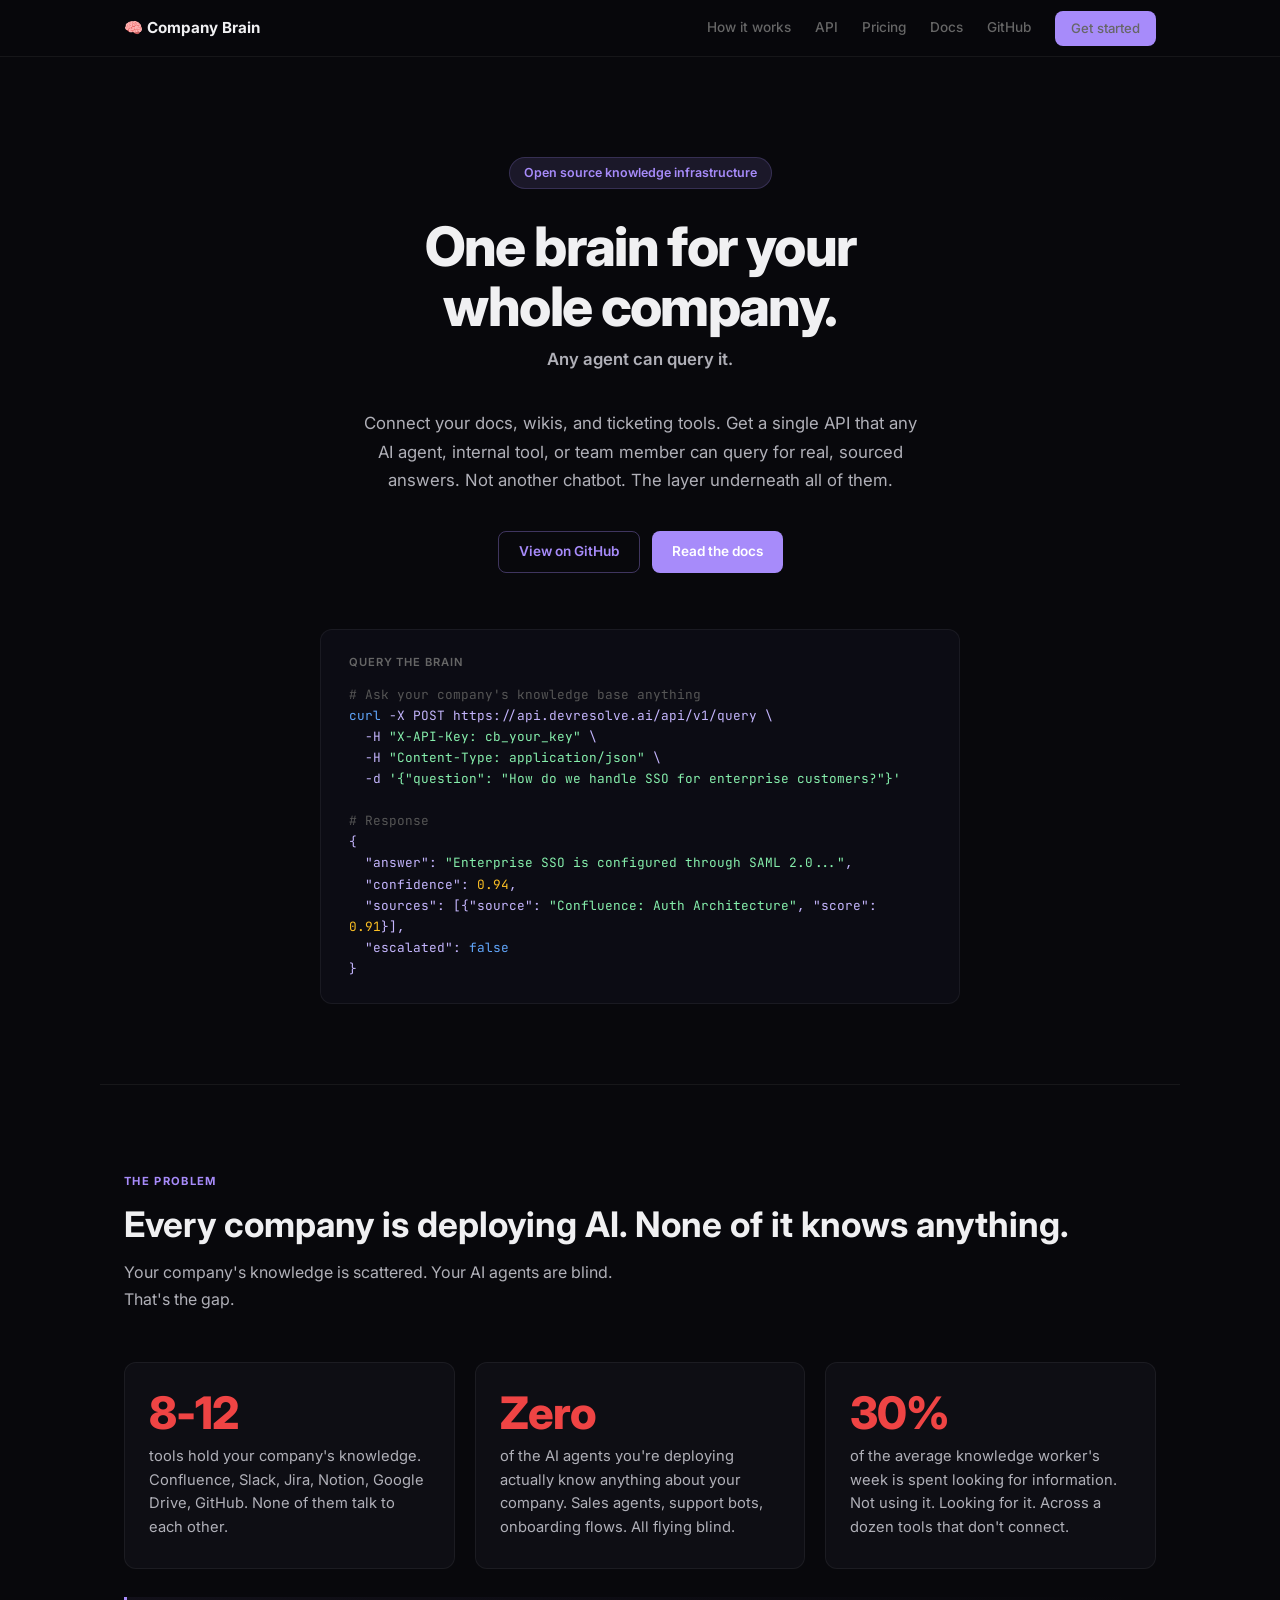
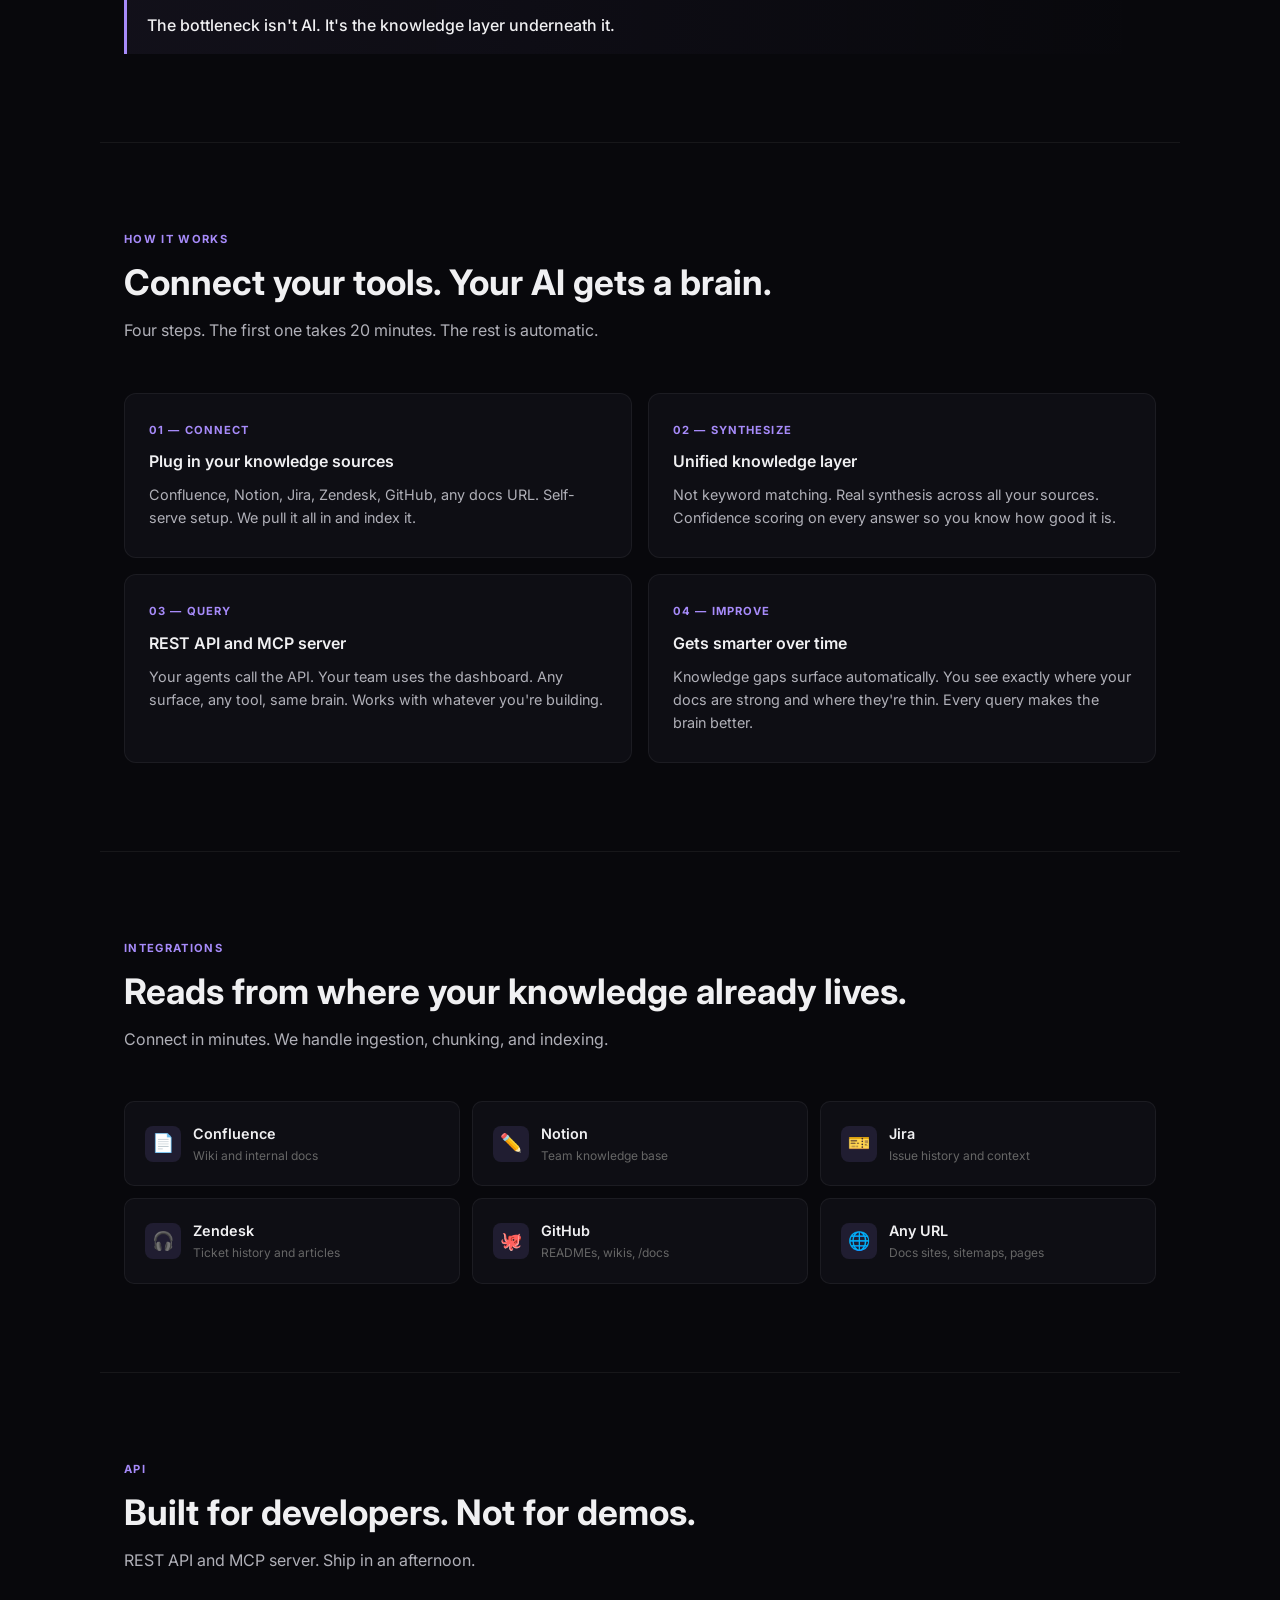
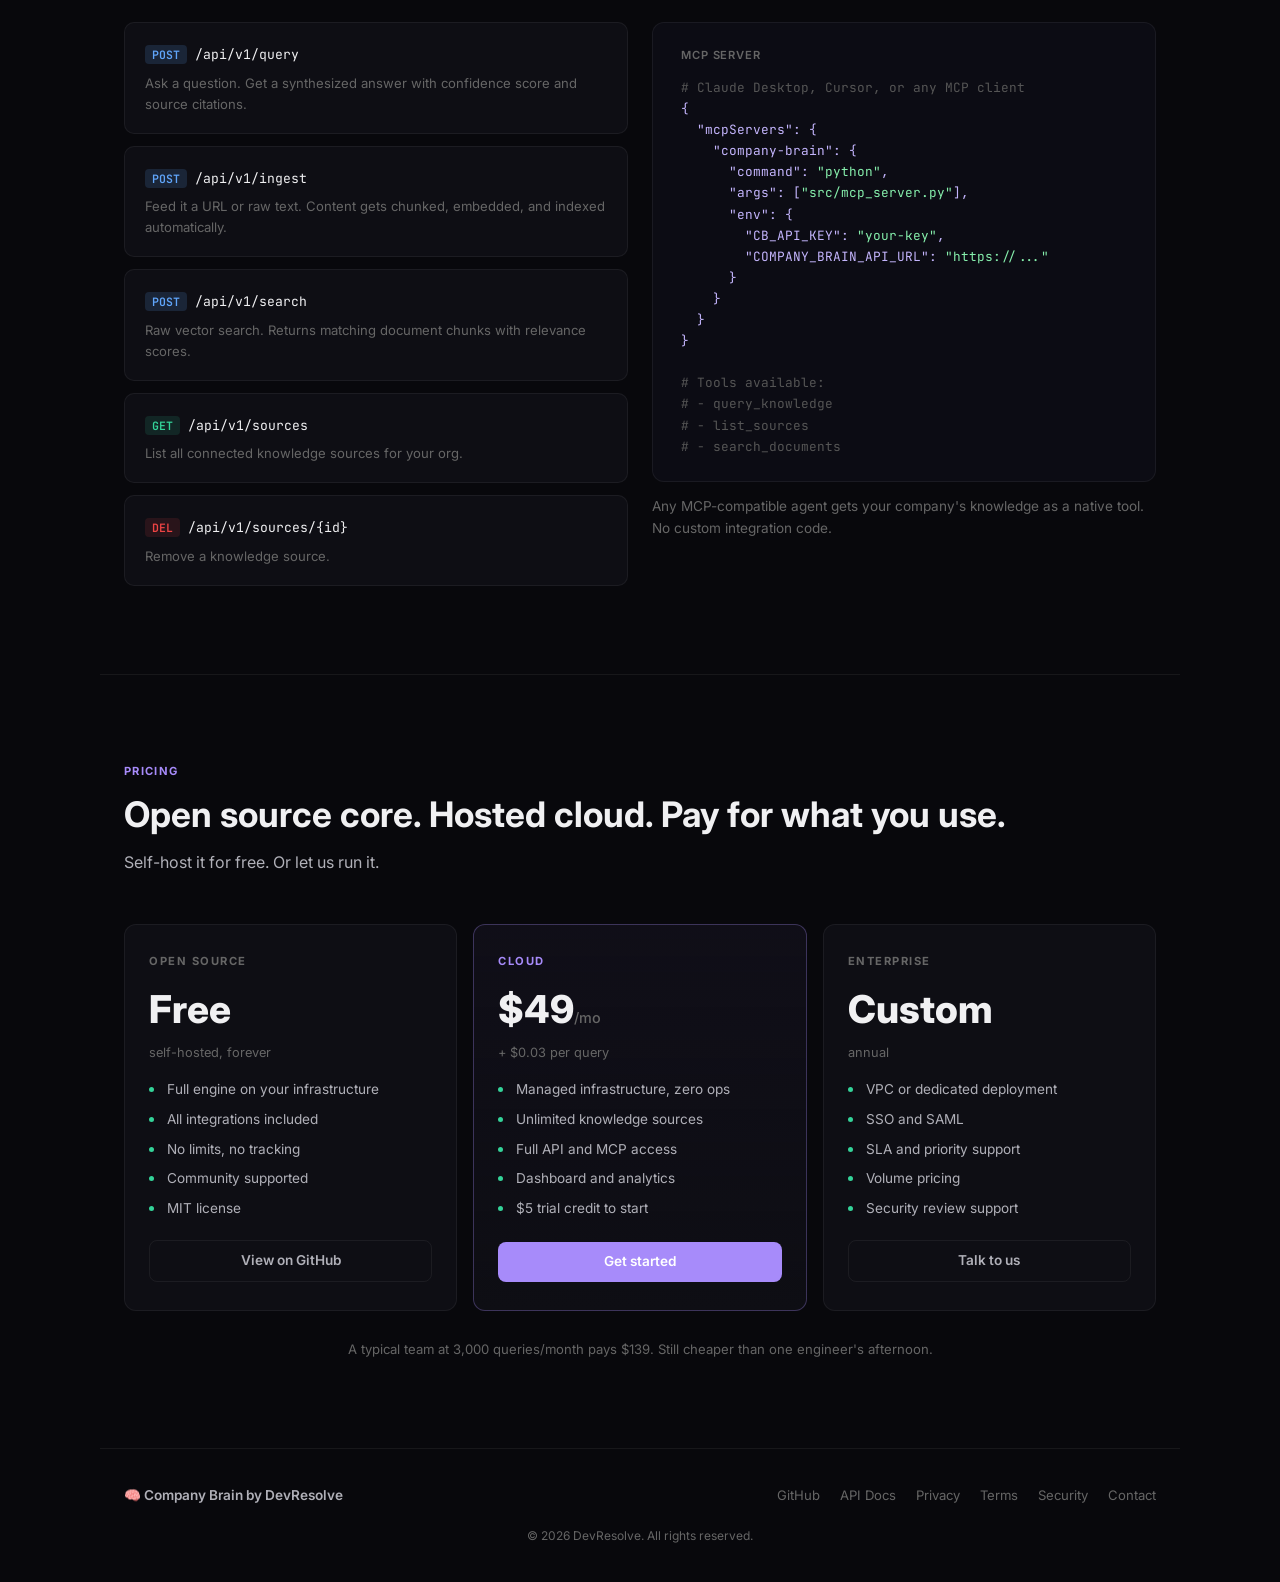
<file: devresolve-landing/index.html>
<!DOCTYPE html>
<html lang="en">
<head>
  <meta charset="utf-8">
  <meta name="viewport" content="width=device-width, initial-scale=1">
  <meta name="description" content="Company Brain is the knowledge layer for AI agents. Connect your docs, wikis, and tools. Query everything through one API.">
  <meta property="og:title" content="Company Brain — Knowledge infrastructure for AI-first companies">
  <meta property="og:description" content="One brain for your whole company. Any agent can query it.">
  <meta property="og:url" content="https://devresolve.ai">
  <meta name="twitter:card" content="summary_large_image">
  <title>Company Brain — Knowledge infrastructure for AI-first companies</title>
  <link rel="preconnect" href="https://fonts.googleapis.com">
  <link rel="preconnect" href="https://fonts.gstatic.com" crossorigin>
  <link href="https://fonts.googleapis.com/css2?family=Inter:wght@400;500;600;700;800&family=JetBrains+Mono:wght@400;500&display=swap" rel="stylesheet">
  <style>
    *, *::before, *::after { box-sizing: border-box; margin: 0; padding: 0; }

    :root {
      --bg: #08080c;
      --surface: #0e0e14;
      --surface2: #13131d;
      --border: rgba(255,255,255,0.06);
      --border-h: rgba(255,255,255,0.1);
      --purple: #a78bfa;
      --purple-dim: rgba(167,139,250,0.12);
      --green: #34d399;
      --green-dim: rgba(52,211,153,0.1);
      --blue: #60a5fa;
      --red: #ef4444;
      --text: #b0b0b8;
      --text-dim: #666;
      --white: #f0f0f2;
    }

    html { scroll-behavior: smooth; }

    body {
      font-family: 'Inter', -apple-system, sans-serif;
      background: var(--bg);
      color: var(--text);
      line-height: 1.6;
      -webkit-font-smoothing: antialiased;
    }

    a { color: var(--purple); text-decoration: none; }
    a:hover { text-decoration: underline; }

    .wrap { max-width: 1080px; margin: 0 auto; padding: 0 24px; }

    /* nav */
    nav {
      position: sticky; top: 0; z-index: 100;
      background: rgba(8,8,12,0.85);
      backdrop-filter: blur(16px);
      border-bottom: 1px solid var(--border);
    }

    .nav-inner {
      max-width: 1080px; margin: 0 auto; padding: 0 24px;
      display: flex; align-items: center; justify-content: space-between;
      height: 56px;
    }

    .nav-logo {
      display: flex; align-items: center; gap: 8px;
      font-weight: 700; font-size: 0.95rem; color: var(--white);
      text-decoration: none;
    }

    .nav-logo:hover { text-decoration: none; }

    .nav-links { display: flex; align-items: center; gap: 24px; }

    .nav-links a {
      color: var(--text-dim); font-size: 0.85rem; font-weight: 500;
      transition: color 0.15s;
    }

    .nav-links a:hover { color: var(--white); text-decoration: none; }

    .btn {
      display: inline-flex; align-items: center; justify-content: center;
      padding: 9px 20px; border-radius: 8px;
      font-family: inherit; font-size: 0.85rem; font-weight: 600;
      cursor: pointer; border: none; transition: all 0.15s;
      text-decoration: none;
    }

    .btn:hover { text-decoration: none; }
    .btn-primary { background: var(--purple); color: #fff; }
    .btn-primary:hover { opacity: 0.85; }
    .btn-outline { background: transparent; border: 1.5px solid rgba(167,139,250,0.35); color: var(--purple); }
    .btn-outline:hover { border-color: var(--purple); background: var(--purple-dim); }
    .btn-ghost { background: transparent; color: var(--text); border: 1.5px solid var(--border); }
    .btn-ghost:hover { border-color: var(--border-h); color: var(--white); }

    /* hero */
    .hero {
      text-align: center;
      padding: 100px 24px 80px;
      max-width: 800px;
      margin: 0 auto;
    }

    .hero-badge {
      display: inline-flex; align-items: center; gap: 8px;
      background: var(--purple-dim);
      border: 1px solid rgba(167,139,250,0.2);
      border-radius: 20px;
      padding: 5px 14px;
      font-size: 0.78rem; font-weight: 600; color: var(--purple);
      margin-bottom: 28px;
    }

    .hero h1 {
      font-size: clamp(2.2rem, 5.5vw, 3.4rem);
      font-weight: 800;
      color: var(--white);
      line-height: 1.1;
      letter-spacing: -0.03em;
      margin-bottom: 8px;
    }

    .hero h1 span { color: var(--purple); }

    .hero-sub-headline {
      font-size: clamp(1.2rem, 3vw, 1.8rem);
      font-weight: 600;
      color: var(--text);
      margin-bottom: 20px;
    }

    .hero p {
      font-size: 1.05rem;
      color: var(--text);
      max-width: 560px;
      margin: 0 auto 36px;
      line-height: 1.7;
    }

    .hero-cta { display: flex; gap: 12px; justify-content: center; flex-wrap: wrap; margin-bottom: 56px; }

    /* code block */
    .code-block {
      background: #0c0c14;
      border: 1px solid var(--border);
      border-radius: 12px;
      padding: 24px 28px;
      text-align: left;
      max-width: 640px;
      margin: 0 auto;
      overflow-x: auto;
    }

    .code-block-label {
      font-size: 0.7rem; font-weight: 600; letter-spacing: 0.08em;
      text-transform: uppercase; color: var(--text-dim);
      margin-bottom: 12px;
    }

    .code-block pre {
      font-family: 'JetBrains Mono', monospace;
      font-size: 0.8rem;
      line-height: 1.65;
      color: #c4b5fd;
      white-space: pre-wrap;
      word-break: break-word;
    }

    .code-block .cm { color: #555; }
    .code-block .str { color: #86efac; }
    .code-block .key { color: #c4b5fd; }
    .code-block .num { color: #fbbf24; }
    .code-block .kw { color: #60a5fa; }

    /* sections */
    section { padding: 88px 24px; max-width: 1080px; margin: 0 auto; }

    .section-label {
      font-size: 0.7rem; font-weight: 700; letter-spacing: 0.12em;
      text-transform: uppercase; color: var(--purple);
      margin-bottom: 12px;
    }

    section h2 {
      font-size: clamp(1.6rem, 3.5vw, 2.2rem);
      font-weight: 700; color: var(--white);
      line-height: 1.2; margin-bottom: 14px;
    }

    .section-sub {
      color: var(--text); font-size: 1rem;
      max-width: 520px; margin-bottom: 48px; line-height: 1.7;
    }

    .divider {
      border: none;
      border-top: 1px solid var(--border);
      max-width: 1080px;
      margin: 0 auto;
    }

    /* problem stats */
    .problem-grid {
      display: grid;
      grid-template-columns: repeat(3, 1fr);
      gap: 20px;
      margin-bottom: 28px;
    }

    .problem-card {
      background: var(--surface);
      border: 1px solid var(--border);
      border-radius: 12px;
      padding: 28px 24px;
    }

    .problem-num {
      font-size: 2.8rem;
      font-weight: 800;
      color: var(--red);
      letter-spacing: -1px;
      line-height: 1;
      margin-bottom: 10px;
    }

    .problem-card p { font-size: 0.92rem; line-height: 1.6; }

    .highlight-bar {
      background: linear-gradient(90deg, rgba(167,139,250,0.06), transparent);
      border-left: 3px solid var(--purple);
      padding: 16px 20px;
      border-radius: 0 8px 8px 0;
    }

    .highlight-bar p { color: var(--white); font-weight: 500; font-size: 1rem; }

    /* cards grid */
    .card-grid {
      display: grid;
      grid-template-columns: repeat(2, 1fr);
      gap: 16px;
    }

    .card {
      background: var(--surface);
      border: 1px solid var(--border);
      border-radius: 12px;
      padding: 28px 24px;
      transition: border-color 0.2s;
    }

    .card:hover { border-color: var(--border-h); }

    .card h3 {
      font-size: 1rem; font-weight: 600; color: var(--white);
      margin-bottom: 8px;
    }

    .card-num {
      font-size: 0.7rem; font-weight: 700; letter-spacing: 0.1em;
      text-transform: uppercase; color: var(--purple);
      margin-bottom: 10px;
    }

    .card p { font-size: 0.9rem; line-height: 1.6; }

    /* sources */
    .sources-grid {
      display: grid;
      grid-template-columns: repeat(3, 1fr);
      gap: 12px;
    }

    .source-card {
      background: var(--surface);
      border: 1px solid var(--border);
      border-radius: 10px;
      padding: 20px;
      display: flex; align-items: center; gap: 12px;
      transition: border-color 0.2s;
    }

    .source-card:hover { border-color: var(--border-h); }

    .source-icon {
      width: 36px; height: 36px; border-radius: 8px;
      display: flex; align-items: center; justify-content: center;
      font-size: 18px; flex-shrink: 0;
      background: var(--purple-dim);
    }

    .source-name { font-weight: 600; color: var(--white); font-size: 0.9rem; }
    .source-type { color: var(--text-dim); font-size: 0.75rem; margin-top: 1px; }

    /* api section */
    .api-grid {
      display: grid;
      grid-template-columns: 1fr 1fr;
      gap: 24px;
      align-items: start;
    }

    .api-endpoints { display: flex; flex-direction: column; gap: 12px; }

    .endpoint {
      background: var(--surface);
      border: 1px solid var(--border);
      border-radius: 10px;
      padding: 18px 20px;
    }

    .method {
      font-family: 'JetBrains Mono', monospace;
      font-size: 0.72rem; font-weight: 600;
      padding: 2px 7px; border-radius: 4px;
      margin-right: 8px;
    }

    .method-post { background: rgba(96,165,250,0.15); color: var(--blue); }
    .method-get { background: rgba(52,211,153,0.12); color: var(--green); }
    .method-del { background: rgba(239,68,68,0.12); color: var(--red); }

    .endpoint-path {
      font-family: 'JetBrains Mono', monospace;
      font-size: 0.82rem; color: var(--white);
    }

    .endpoint-desc { font-size: 0.82rem; color: var(--text-dim); margin-top: 6px; }

    /* pricing */
    .pricing-grid {
      display: grid;
      grid-template-columns: repeat(3, 1fr);
      gap: 16px;
    }

    .price-card {
      background: var(--surface);
      border: 1px solid var(--border);
      border-radius: 12px;
      padding: 28px 24px;
      display: flex; flex-direction: column;
    }

    .price-card.pop {
      border-color: rgba(167,139,250,0.3);
      background: linear-gradient(180deg, rgba(167,139,250,0.05), var(--surface));
    }

    .plan-label {
      font-size: 0.7rem; font-weight: 700; text-transform: uppercase;
      letter-spacing: 1.5px; color: var(--text-dim); margin-bottom: 8px;
    }

    .price-card.pop .plan-label { color: var(--purple); }

    .plan-price {
      font-size: 2.4rem; font-weight: 800; color: var(--white);
      margin-bottom: 2px;
    }

    .plan-period { font-size: 0.8rem; color: var(--text-dim); margin-bottom: 16px; }

    .plan-features {
      list-style: none; flex: 1;
      display: flex; flex-direction: column; gap: 8px;
      margin-bottom: 20px;
    }

    .plan-features li {
      font-size: 0.85rem; color: var(--text);
      padding-left: 18px; position: relative;
    }

    .plan-features li::before {
      content: ''; position: absolute; left: 0; top: 8px;
      width: 5px; height: 5px; border-radius: 50%;
      background: var(--green);
    }

    /* footer */
    .site-footer {
      border-top: 1px solid var(--border);
      padding: 36px 24px;
      max-width: 1080px; margin: 0 auto;
    }

    .footer-inner {
      display: flex; align-items: center; justify-content: space-between;
      flex-wrap: wrap; gap: 16px;
    }

    .footer-brand {
      font-weight: 600; color: var(--text); font-size: 0.85rem;
    }

    .footer-links { display: flex; gap: 20px; flex-wrap: wrap; }
    .footer-links a { color: var(--text-dim); font-size: 0.82rem; }
    .footer-links a:hover { color: var(--white); text-decoration: none; }

    .footer-copy {
      width: 100%; text-align: center;
      color: var(--text-dim); font-size: 0.75rem;
      padding-top: 20px;
    }

    /* mobile */
    @media (max-width: 768px) {
      .nav-links a:not(.btn) { display: none; }
      .hero { padding: 64px 20px 56px; }
      .hero-cta { flex-direction: column; align-items: center; }
      .hero-cta .btn { width: 100%; max-width: 300px; }
      .problem-grid { grid-template-columns: 1fr; }
      .card-grid { grid-template-columns: 1fr; }
      .sources-grid { grid-template-columns: repeat(2, 1fr); }
      .api-grid { grid-template-columns: 1fr; }
      .pricing-grid { grid-template-columns: 1fr; max-width: 380px; margin: 0 auto; }
      section { padding: 56px 20px; }
    }

    @media (max-width: 480px) {
      .sources-grid { grid-template-columns: 1fr; }
    }
  </style>
</head>
<body>

  <nav>
    <div class="nav-inner">
      <a class="nav-logo" href="/">🧠 Company Brain</a>
      <div class="nav-links">
        <a href="#how-it-works">How it works</a>
        <a href="#api">API</a>
        <a href="#pricing">Pricing</a>
        <a href="https://api.devresolve.ai/docs" target="_blank">Docs</a>
        <a href="https://github.com/Devresolveai/devresolve-core" target="_blank">GitHub</a>
        <a class="btn btn-primary" href="mailto:ethan@devresolve.ai" style="padding:7px 16px;font-size:0.82rem;">Get started</a>
      </div>
    </div>
  </nav>

  <!-- hero -->
  <div class="hero">
    <div class="hero-badge">Open source knowledge infrastructure</div>
    <h1>One brain for your<br>whole company.</h1>
    <p class="hero-sub-headline">Any agent can query it.</p>
    <p>
      Connect your docs, wikis, and ticketing tools. Get a single API that any AI agent,
      internal tool, or team member can query for real, sourced answers. Not another chatbot.
      The layer underneath all of them.
    </p>
    <div class="hero-cta">
      <a class="btn btn-outline" href="https://github.com/Devresolveai/devresolve-core" target="_blank">View on GitHub</a>
      <a class="btn btn-primary" href="https://api.devresolve.ai/docs" target="_blank">Read the docs</a>
    </div>

    <div class="code-block">
      <div class="code-block-label">Query the brain</div>
      <pre><span class="cm"># Ask your company's knowledge base anything</span>
<span class="kw">curl</span> -X POST https://api.devresolve.ai/api/v1/query \
  -H <span class="str">"X-API-Key: cb_your_key"</span> \
  -H <span class="str">"Content-Type: application/json"</span> \
  -d <span class="str">'{"question": "How do we handle SSO for enterprise customers?"}'</span>

<span class="cm"># Response</span>
{
  <span class="key">"answer"</span>: <span class="str">"Enterprise SSO is configured through SAML 2.0..."</span>,
  <span class="key">"confidence"</span>: <span class="num">0.94</span>,
  <span class="key">"sources"</span>: [{<span class="key">"source"</span>: <span class="str">"Confluence: Auth Architecture"</span>, <span class="key">"score"</span>: <span class="num">0.91</span>}],
  <span class="key">"escalated"</span>: <span class="kw">false</span>
}</pre>
    </div>
  </div>

  <hr class="divider">

  <!-- problem -->
  <section>
    <div class="section-label">The problem</div>
    <h2>Every company is deploying AI. None of it knows anything.</h2>
    <p class="section-sub">Your company's knowledge is scattered. Your AI agents are blind. That's the gap.</p>

    <div class="problem-grid">
      <div class="problem-card">
        <div class="problem-num">8-12</div>
        <p>tools hold your company's knowledge. Confluence, Slack, Jira, Notion, Google Drive, GitHub. None of them talk to each other.</p>
      </div>
      <div class="problem-card">
        <div class="problem-num">Zero</div>
        <p>of the AI agents you're deploying actually know anything about your company. Sales agents, support bots, onboarding flows. All flying blind.</p>
      </div>
      <div class="problem-card">
        <div class="problem-num">30%</div>
        <p>of the average knowledge worker's week is spent looking for information. Not using it. Looking for it. Across a dozen tools that don't connect.</p>
      </div>
    </div>

    <div class="highlight-bar">
      <p>The bottleneck isn't AI. It's the knowledge layer underneath it.</p>
    </div>
  </section>

  <hr class="divider">

  <!-- how it works -->
  <section id="how-it-works">
    <div class="section-label">How it works</div>
    <h2>Connect your tools. Your AI gets a brain.</h2>
    <p class="section-sub">Four steps. The first one takes 20 minutes. The rest is automatic.</p>

    <div class="card-grid">
      <div class="card">
        <div class="card-num">01 &mdash; Connect</div>
        <h3>Plug in your knowledge sources</h3>
        <p>Confluence, Notion, Jira, Zendesk, GitHub, any docs URL. Self-serve setup. We pull it all in and index it.</p>
      </div>
      <div class="card">
        <div class="card-num">02 &mdash; Synthesize</div>
        <h3>Unified knowledge layer</h3>
        <p>Not keyword matching. Real synthesis across all your sources. Confidence scoring on every answer so you know how good it is.</p>
      </div>
      <div class="card">
        <div class="card-num">03 &mdash; Query</div>
        <h3>REST API and MCP server</h3>
        <p>Your agents call the API. Your team uses the dashboard. Any surface, any tool, same brain. Works with whatever you're building.</p>
      </div>
      <div class="card">
        <div class="card-num">04 &mdash; Improve</div>
        <h3>Gets smarter over time</h3>
        <p>Knowledge gaps surface automatically. You see exactly where your docs are strong and where they're thin. Every query makes the brain better.</p>
      </div>
    </div>
  </section>

  <hr class="divider">

  <!-- sources -->
  <section id="sources">
    <div class="section-label">Integrations</div>
    <h2>Reads from where your knowledge already lives.</h2>
    <p class="section-sub">Connect in minutes. We handle ingestion, chunking, and indexing.</p>

    <div class="sources-grid">
      <div class="source-card">
        <div class="source-icon">📄</div>
        <div><div class="source-name">Confluence</div><div class="source-type">Wiki and internal docs</div></div>
      </div>
      <div class="source-card">
        <div class="source-icon">✏️</div>
        <div><div class="source-name">Notion</div><div class="source-type">Team knowledge base</div></div>
      </div>
      <div class="source-card">
        <div class="source-icon">🎫</div>
        <div><div class="source-name">Jira</div><div class="source-type">Issue history and context</div></div>
      </div>
      <div class="source-card">
        <div class="source-icon">🎧</div>
        <div><div class="source-name">Zendesk</div><div class="source-type">Ticket history and articles</div></div>
      </div>
      <div class="source-card">
        <div class="source-icon">🐙</div>
        <div><div class="source-name">GitHub</div><div class="source-type">READMEs, wikis, /docs</div></div>
      </div>
      <div class="source-card">
        <div class="source-icon">🌐</div>
        <div><div class="source-name">Any URL</div><div class="source-type">Docs sites, sitemaps, pages</div></div>
      </div>
    </div>
  </section>

  <hr class="divider">

  <!-- api -->
  <section id="api">
    <div class="section-label">API</div>
    <h2>Built for developers. Not for demos.</h2>
    <p class="section-sub">REST API and MCP server. Ship in an afternoon.</p>

    <div class="api-grid">
      <div class="api-endpoints">
        <div class="endpoint">
          <div><span class="method method-post">POST</span><span class="endpoint-path">/api/v1/query</span></div>
          <p class="endpoint-desc">Ask a question. Get a synthesized answer with confidence score and source citations.</p>
        </div>
        <div class="endpoint">
          <div><span class="method method-post">POST</span><span class="endpoint-path">/api/v1/ingest</span></div>
          <p class="endpoint-desc">Feed it a URL or raw text. Content gets chunked, embedded, and indexed automatically.</p>
        </div>
        <div class="endpoint">
          <div><span class="method method-post">POST</span><span class="endpoint-path">/api/v1/search</span></div>
          <p class="endpoint-desc">Raw vector search. Returns matching document chunks with relevance scores.</p>
        </div>
        <div class="endpoint">
          <div><span class="method method-get">GET</span><span class="endpoint-path">/api/v1/sources</span></div>
          <p class="endpoint-desc">List all connected knowledge sources for your org.</p>
        </div>
        <div class="endpoint">
          <div><span class="method method-del">DEL</span><span class="endpoint-path">/api/v1/sources/{id}</span></div>
          <p class="endpoint-desc">Remove a knowledge source.</p>
        </div>
      </div>

      <div>
        <div class="code-block" style="margin: 0;">
          <div class="code-block-label">MCP Server</div>
          <pre><span class="cm"># Claude Desktop, Cursor, or any MCP client</span>
{
  <span class="key">"mcpServers"</span>: {
    <span class="key">"company-brain"</span>: {
      <span class="key">"command"</span>: <span class="str">"python"</span>,
      <span class="key">"args"</span>: [<span class="str">"src/mcp_server.py"</span>],
      <span class="key">"env"</span>: {
        <span class="key">"CB_API_KEY"</span>: <span class="str">"your-key"</span>,
        <span class="key">"COMPANY_BRAIN_API_URL"</span>: <span class="str">"https://..."</span>
      }
    }
  }
}

<span class="cm"># Tools available:</span>
<span class="cm"># - query_knowledge</span>
<span class="cm"># - list_sources</span>
<span class="cm"># - search_documents</span></pre>
        </div>
        <p style="margin-top: 14px; font-size: 0.85rem; color: var(--text-dim);">
          Any MCP-compatible agent gets your company's knowledge as a native tool. No custom integration code.
        </p>
      </div>
    </div>
  </section>

  <hr class="divider">

  <!-- pricing -->
  <section id="pricing">
    <div class="section-label">Pricing</div>
    <h2>Open source core. Hosted cloud. Pay for what you use.</h2>
    <p class="section-sub">Self-host it for free. Or let us run it.</p>

    <div class="pricing-grid">
      <div class="price-card">
        <div class="plan-label">Open Source</div>
        <div class="plan-price">Free</div>
        <div class="plan-period">self-hosted, forever</div>
        <ul class="plan-features">
          <li>Full engine on your infrastructure</li>
          <li>All integrations included</li>
          <li>No limits, no tracking</li>
          <li>Community supported</li>
          <li>MIT license</li>
        </ul>
        <a class="btn btn-ghost" href="https://github.com/Devresolveai/devresolve-core" target="_blank" style="width:100%;justify-content:center;">View on GitHub</a>
      </div>

      <div class="price-card pop">
        <div class="plan-label">Cloud</div>
        <div class="plan-price">$49<span style="font-size:0.9rem;font-weight:500;color:var(--text-dim);">/mo</span></div>
        <div class="plan-period">+ $0.03 per query</div>
        <ul class="plan-features">
          <li>Managed infrastructure, zero ops</li>
          <li>Unlimited knowledge sources</li>
          <li>Full API and MCP access</li>
          <li>Dashboard and analytics</li>
          <li>$5 trial credit to start</li>
        </ul>
        <a class="btn btn-primary" href="mailto:ethan@devresolve.ai" style="width:100%;justify-content:center;">Get started</a>
      </div>

      <div class="price-card">
        <div class="plan-label">Enterprise</div>
        <div class="plan-price">Custom</div>
        <div class="plan-period">annual</div>
        <ul class="plan-features">
          <li>VPC or dedicated deployment</li>
          <li>SSO and SAML</li>
          <li>SLA and priority support</li>
          <li>Volume pricing</li>
          <li>Security review support</li>
        </ul>
        <a class="btn btn-ghost" href="mailto:ethan@devresolve.ai" style="width:100%;justify-content:center;">Talk to us</a>
      </div>
    </div>

    <p style="text-align:center;color:var(--text-dim);font-size:0.82rem;margin-top:28px;">
      A typical team at 3,000 queries/month pays $139. Still cheaper than one engineer's afternoon.
    </p>
  </section>

  <!-- footer -->
  <footer class="site-footer">
    <div class="footer-inner">
      <div class="footer-brand">🧠 Company Brain by DevResolve</div>
      <div class="footer-links">
        <a href="https://github.com/Devresolveai/devresolve-core" target="_blank">GitHub</a>
        <a href="https://api.devresolve.ai/docs" target="_blank">API Docs</a>
        <a href="/privacy">Privacy</a>
        <a href="/terms">Terms</a>
        <a href="/security">Security</a>
        <a href="mailto:ethan@devresolve.ai">Contact</a>
      </div>
    </div>
    <p class="footer-copy">&copy; 2026 DevResolve. All rights reserved.</p>
  </footer>

</body>
</html>
</file>
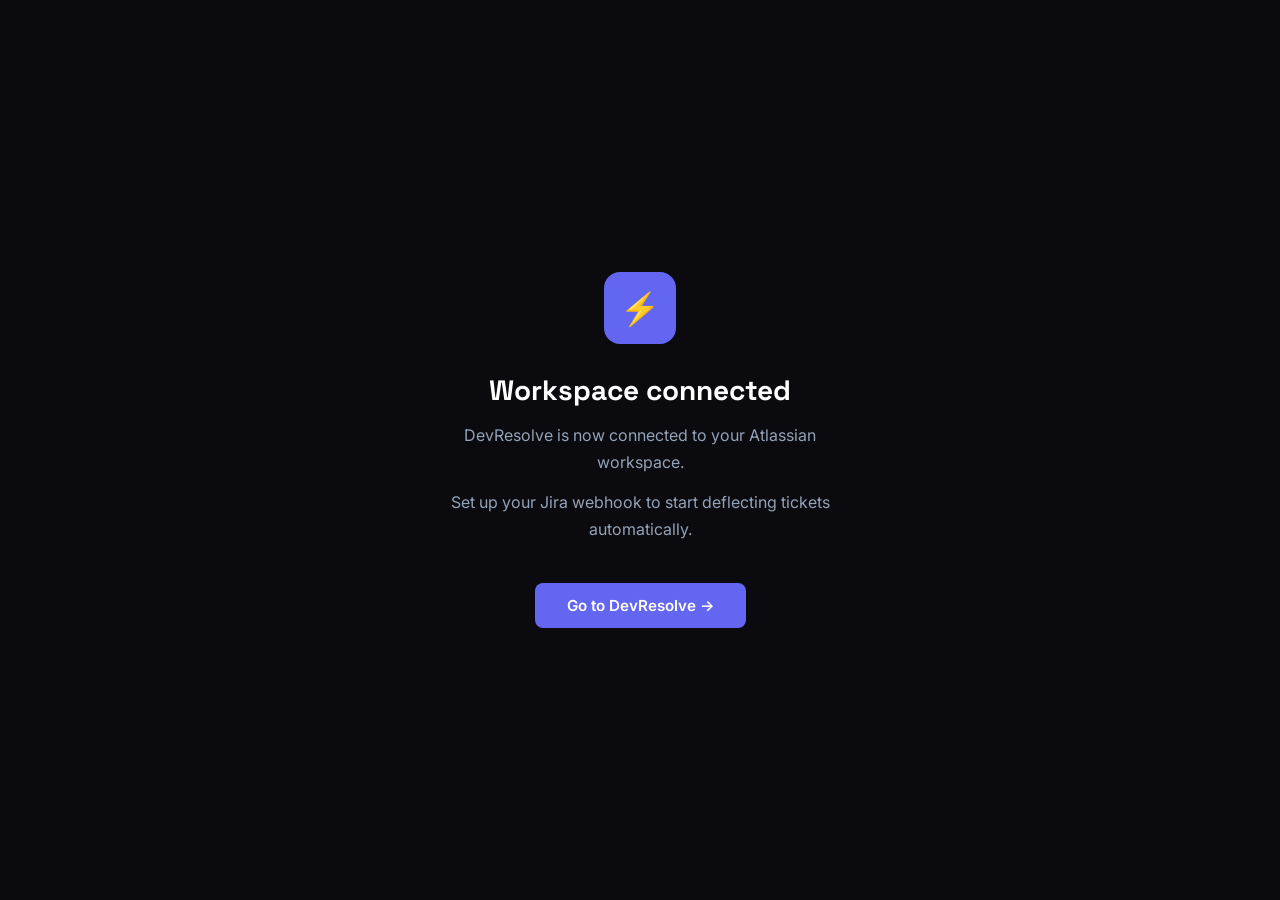
<file: devresolve-landing/atlassian-callback.html>
<!DOCTYPE html>
<html lang="en">
  <head>
    <meta charset="utf-8">
    <meta name="viewport" content="width=device-width, initial-scale=1">
    <title>Connecting to DevResolve...</title>
    <link href="https://fonts.googleapis.com/css2?family=Inter:wght@400;600;700&family=Space+Grotesk:wght@600;700&display=swap" rel="stylesheet">
    <style>
      *, *::before, *::after { box-sizing: border-box; margin: 0; padding: 0; }
      body { font-family: 'Inter', sans-serif; background: #0a0a0f; color: #e2e8f0; display: flex; align-items: center; justify-content: center; min-height: 100vh; }
      .card { text-align: center; max-width: 480px; padding: 0 24px; }
      .icon { width: 72px; height: 72px; background: #6366f1; border-radius: 16px; display: flex; align-items: center; justify-content: center; margin: 0 auto 28px; font-size: 32px; }
      h1 { font-family: 'Space Grotesk', sans-serif; font-size: 1.75rem; font-weight: 700; color: #fff; margin-bottom: 14px; }
      p { color: #94a3b8; line-height: 1.7; margin-bottom: 12px; }
      .spinner { width: 28px; height: 28px; border: 3px solid rgba(99,102,241,0.3); border-top-color: #6366f1; border-radius: 50%; animation: spin 0.8s linear infinite; margin: 24px auto 0; }
      @keyframes spin { to { transform: rotate(360deg); } }
      .btn { display: inline-block; margin-top: 28px; background: #6366f1; color: #fff; padding: 13px 32px; border-radius: 8px; text-decoration: none; font-weight: 600; font-size: 0.95rem; }
      .btn:hover { background: #4f46e5; }
      .error { display: none; }
    </style>
  </head>
  <body>
    <div class="card">
      <div class="icon">&#9889;</div>

      <div id="loading">
        <h1>Connecting your workspace&hellip;</h1>
        <p>DevResolve is completing the connection to your Atlassian workspace.</p>
        <p>You'll be redirected to the API server to finish setup.</p>
        <div class="spinner"></div>
      </div>

      <div id="success" style="display:none">
        <h1>Workspace connected</h1>
        <p>DevResolve is now connected to your Atlassian workspace.</p>
        <p>Set up your Jira webhook to start deflecting tickets automatically.</p>
        <a href="https://devresolve.ai" class="btn">Go to DevResolve &rarr;</a>
      </div>

      <div id="error" style="display:none">
        <h1 style="color:#f87171">Connection failed</h1>
        <p>Something went wrong during authorisation. Please try again or contact <a href="mailto:devresolve.ai@outlook.com" style="color:#6366f1">devresolve.ai@outlook.com</a>.</p>
        <a href="https://devresolve.ai" class="btn">Back to DevResolve</a>
      </div>
    </div>

    <script>
      // Read OAuth params from URL and forward to the API server for token exchange
      const params = new URLSearchParams(window.location.search);
      const code = params.get('code');
      const error = params.get('error');
      const state = params.get('state');

      if (error) {
        document.getElementById('loading').style.display = 'none';
        document.getElementById('error').style.display = 'block';
      } else if (code) {
        // Forward to API server — it handles the actual token exchange
        const apiCallback = 'https://api.devresolve.ai/atlassian/callback?' + params.toString();
        setTimeout(() => {
          window.location.href = apiCallback;
        }, 800); // brief delay so user sees the loading state
      } else {
        document.getElementById('loading').style.display = 'none';
        document.getElementById('success').style.display = 'block';
      }
    </script>
  </body>
</html>
</file>
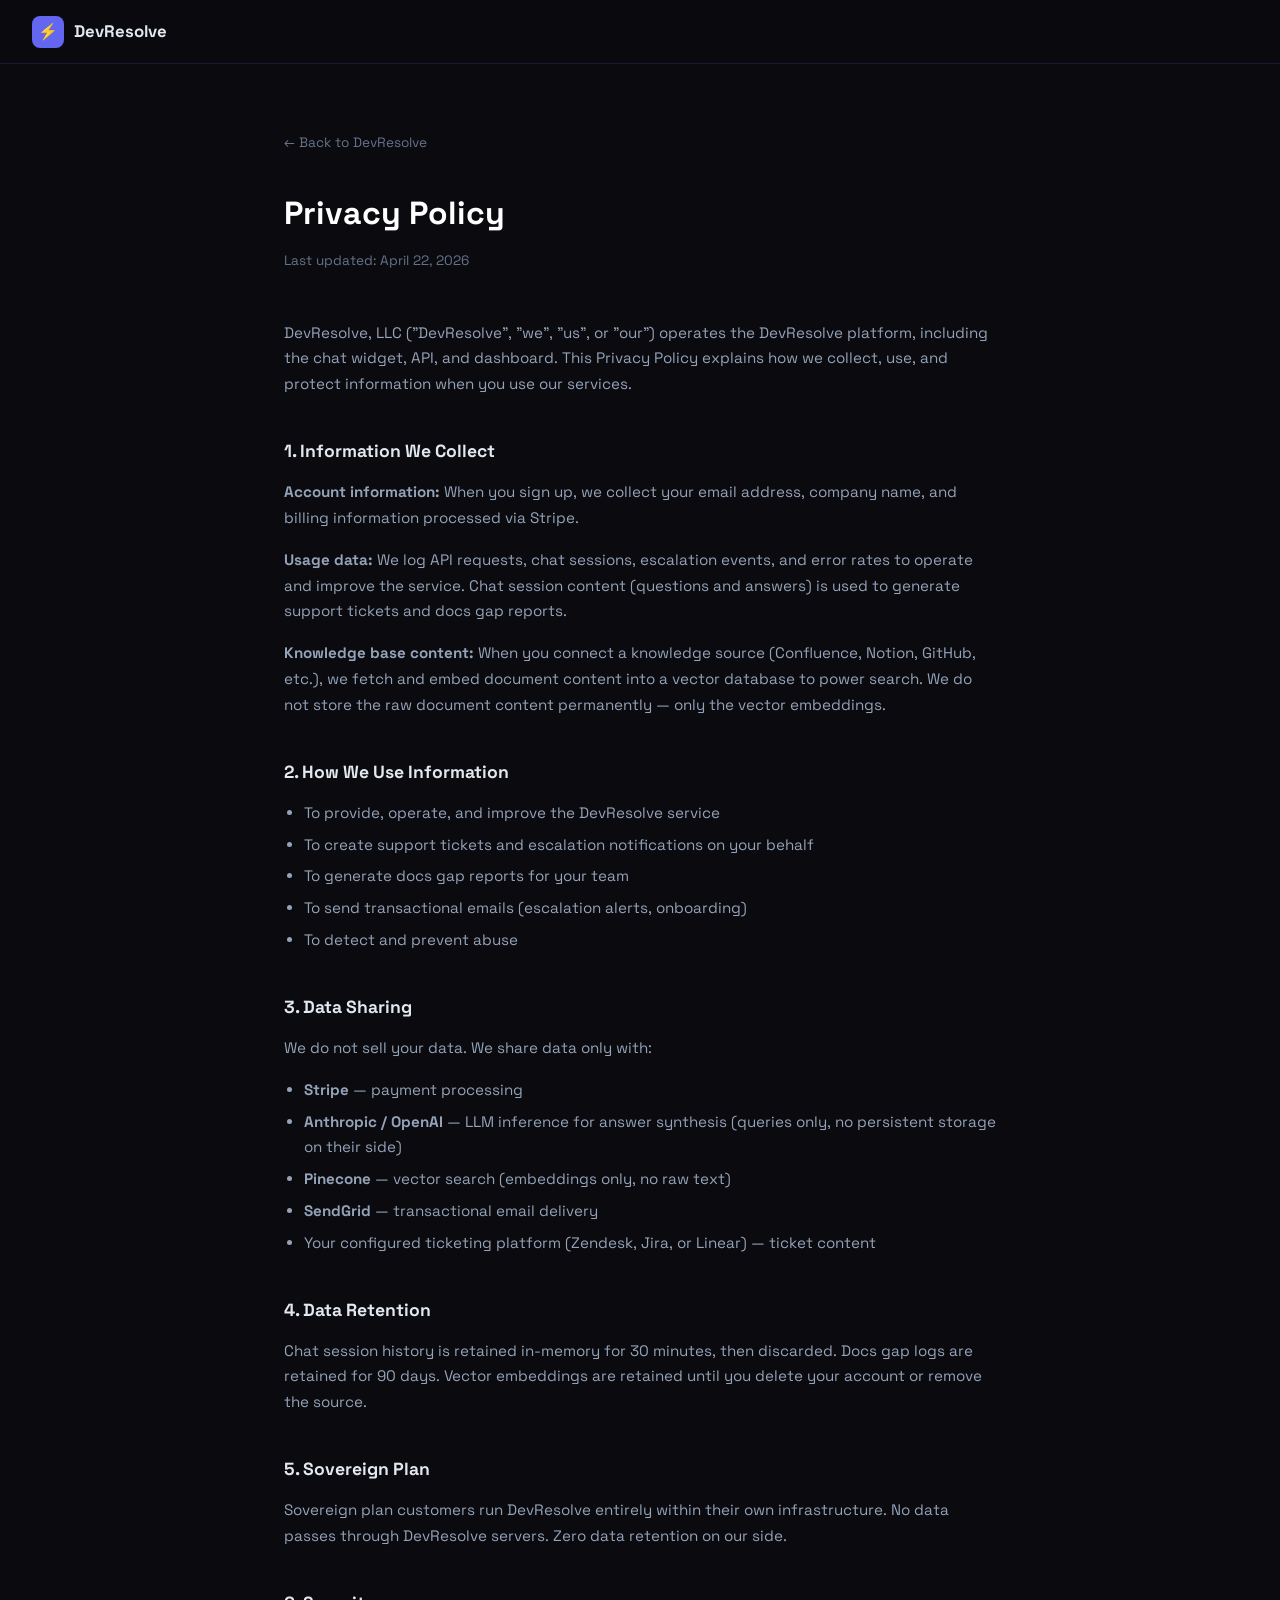
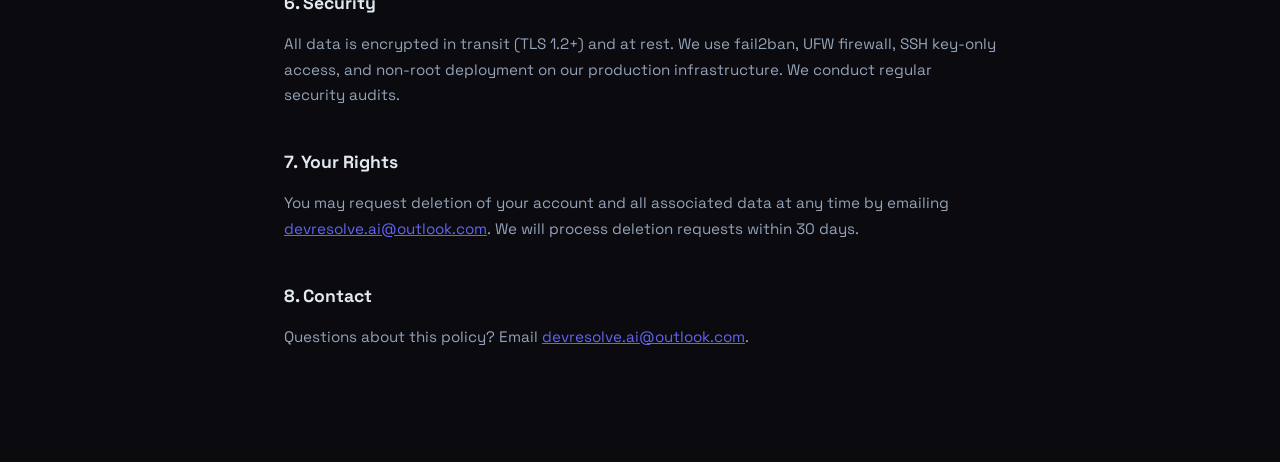
<file: devresolve-landing/privacy.html>
<!DOCTYPE html>
<html lang="en">
<head>
  <meta charset="UTF-8"/>
  <meta name="viewport" content="width=device-width, initial-scale=1.0"/>
  <title>Privacy Policy — DevResolve</title>
  <link href="https://fonts.googleapis.com/css2?family=Space+Grotesk:wght@400;500;600;700&display=swap" rel="stylesheet"/>
  <style>
    *,*::before,*::after{box-sizing:border-box;margin:0;padding:0}
    body{font-family:'Space Grotesk',sans-serif;background:#0a0a0f;color:#e2e8f0;line-height:1.7;-webkit-font-smoothing:antialiased}
    nav{position:sticky;top:0;z-index:100;display:flex;align-items:center;padding:0 32px;height:64px;background:rgba(10,10,15,0.92);border-bottom:1px solid rgba(99,102,241,0.18);backdrop-filter:blur(12px)}
    .nav-logo{display:flex;align-items:center;gap:10px;font-weight:700;font-size:1.05rem;color:#e2e8f0;text-decoration:none}
    .logo-mark{width:32px;height:32px;background:#6366f1;border-radius:8px;display:flex;align-items:center;justify-content:center;font-size:16px}
    .wrap{max-width:760px;margin:0 auto;padding:64px 24px 96px}
    h1{font-size:2rem;font-weight:700;color:#fff;margin-bottom:8px}
    .updated{color:#64748b;font-size:0.85rem;margin-bottom:48px}
    h2{font-size:1.1rem;font-weight:700;color:#e2e8f0;margin:40px 0 12px}
    p{color:#94a3b8;margin-bottom:16px;font-size:0.95rem}
    ul{color:#94a3b8;padding-left:20px;margin-bottom:16px;font-size:0.95rem}
    ul li{margin-bottom:6px}
    a{color:#6366f1}
    .back{display:inline-block;margin-bottom:32px;color:#64748b;font-size:0.85rem;text-decoration:none}
    .back:hover{color:#e2e8f0}
  </style>
</head>
<body>
  <nav>
    <a class="nav-logo" href="/">
      <span class="logo-mark">⚡</span>
      DevResolve
    </a>
  </nav>
  <div class="wrap">
    <a href="/" class="back">← Back to DevResolve</a>
    <h1>Privacy Policy</h1>
    <p class="updated">Last updated: April 22, 2026</p>

    <p>DevResolve, LLC ("DevResolve", "we", "us", or "our") operates the DevResolve platform, including the chat widget, API, and dashboard. This Privacy Policy explains how we collect, use, and protect information when you use our services.</p>

    <h2>1. Information We Collect</h2>
    <p><strong>Account information:</strong> When you sign up, we collect your email address, company name, and billing information processed via Stripe.</p>
    <p><strong>Usage data:</strong> We log API requests, chat sessions, escalation events, and error rates to operate and improve the service. Chat session content (questions and answers) is used to generate support tickets and docs gap reports.</p>
    <p><strong>Knowledge base content:</strong> When you connect a knowledge source (Confluence, Notion, GitHub, etc.), we fetch and embed document content into a vector database to power search. We do not store the raw document content permanently — only the vector embeddings.</p>

    <h2>2. How We Use Information</h2>
    <ul>
      <li>To provide, operate, and improve the DevResolve service</li>
      <li>To create support tickets and escalation notifications on your behalf</li>
      <li>To generate docs gap reports for your team</li>
      <li>To send transactional emails (escalation alerts, onboarding)</li>
      <li>To detect and prevent abuse</li>
    </ul>

    <h2>3. Data Sharing</h2>
    <p>We do not sell your data. We share data only with:</p>
    <ul>
      <li><strong>Stripe</strong> — payment processing</li>
      <li><strong>Anthropic / OpenAI</strong> — LLM inference for answer synthesis (queries only, no persistent storage on their side)</li>
      <li><strong>Pinecone</strong> — vector search (embeddings only, no raw text)</li>
      <li><strong>SendGrid</strong> — transactional email delivery</li>
      <li>Your configured ticketing platform (Zendesk, Jira, or Linear) — ticket content</li>
    </ul>

    <h2>4. Data Retention</h2>
    <p>Chat session history is retained in-memory for 30 minutes, then discarded. Docs gap logs are retained for 90 days. Vector embeddings are retained until you delete your account or remove the source.</p>

    <h2>5. Sovereign Plan</h2>
    <p>Sovereign plan customers run DevResolve entirely within their own infrastructure. No data passes through DevResolve servers. Zero data retention on our side.</p>

    <h2>6. Security</h2>
    <p>All data is encrypted in transit (TLS 1.2+) and at rest. We use fail2ban, UFW firewall, SSH key-only access, and non-root deployment on our production infrastructure. We conduct regular security audits.</p>

    <h2>7. Your Rights</h2>
    <p>You may request deletion of your account and all associated data at any time by emailing <a href="mailto:devresolve.ai@outlook.com">devresolve.ai@outlook.com</a>. We will process deletion requests within 30 days.</p>

    <h2>8. Contact</h2>
    <p>Questions about this policy? Email <a href="mailto:devresolve.ai@outlook.com">devresolve.ai@outlook.com</a>.</p>
  </div>
</body>
</html>
</file>
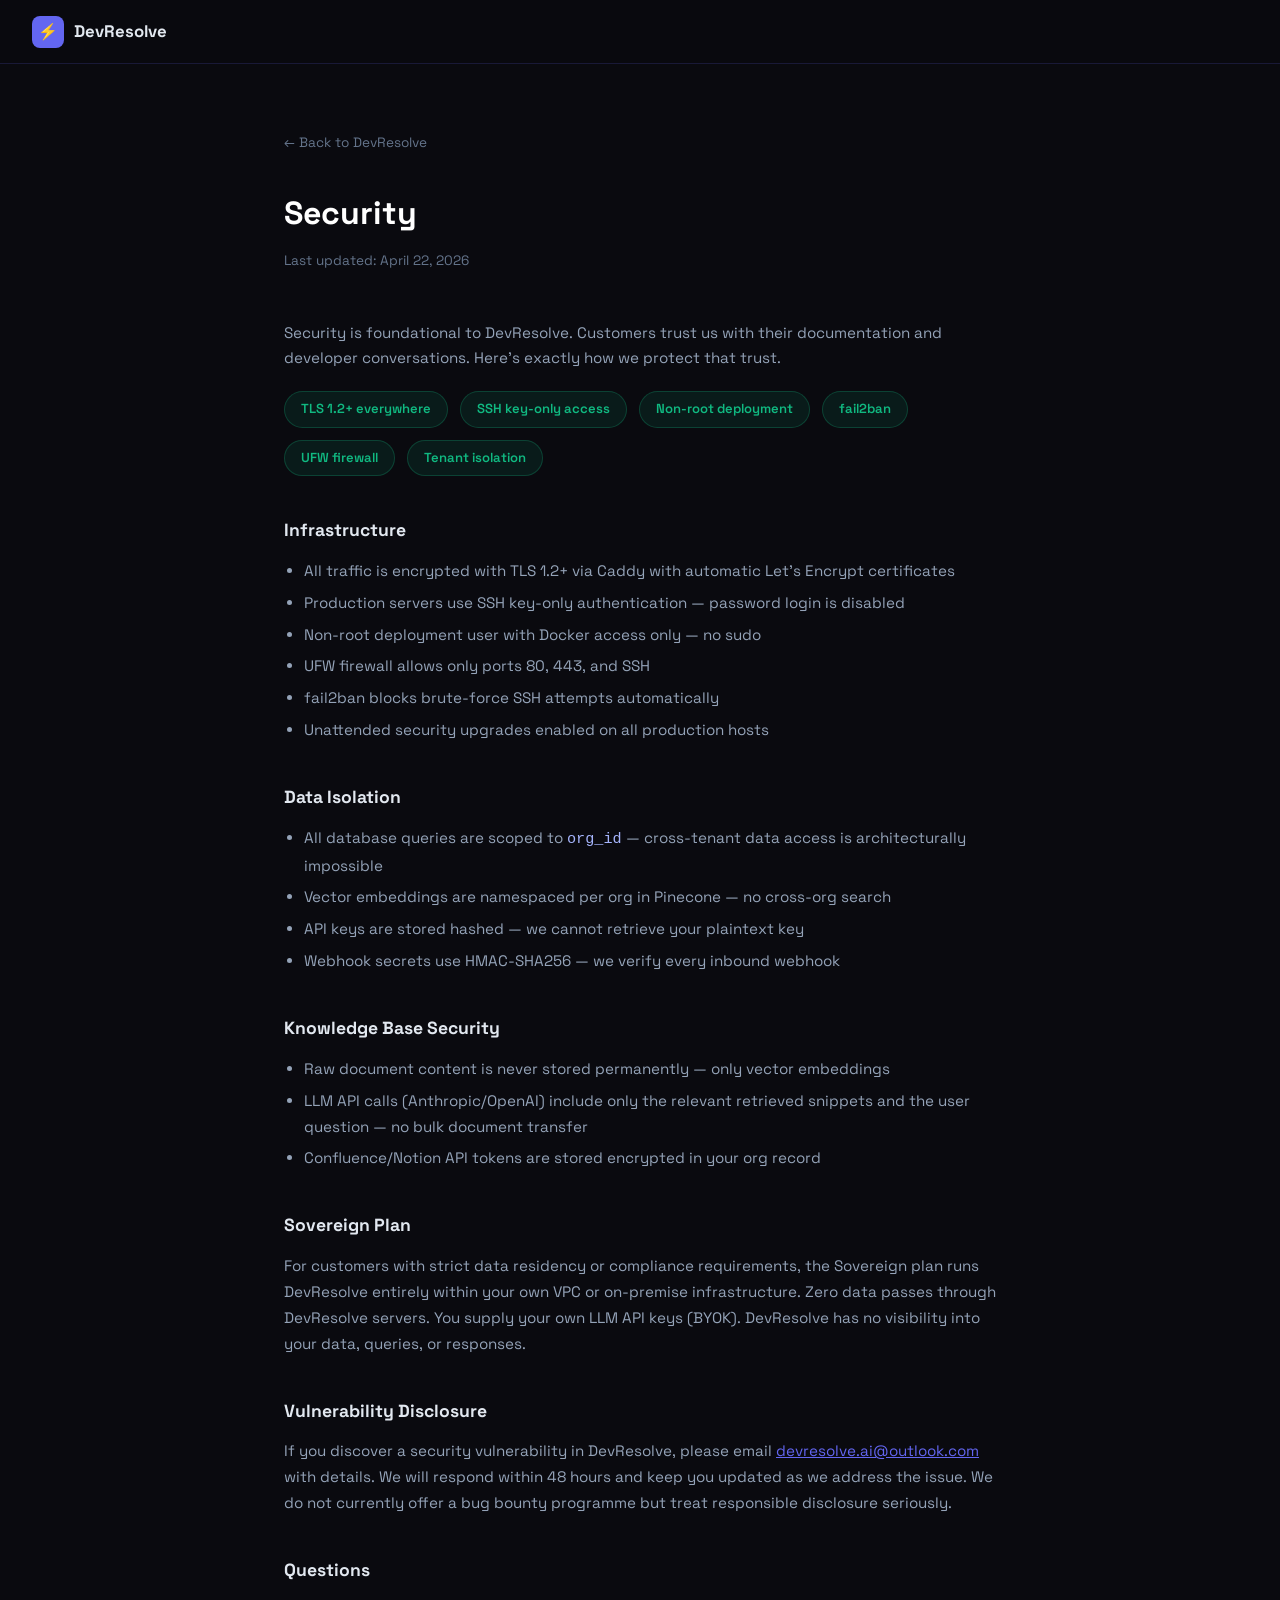
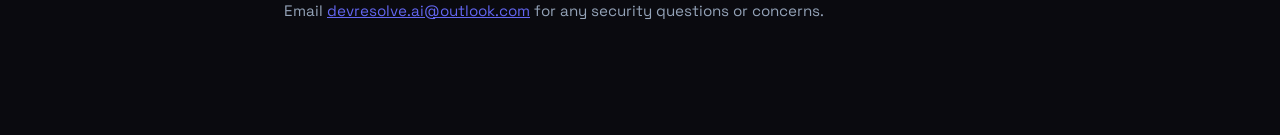
<file: devresolve-landing/security.html>
<!DOCTYPE html>
<html lang="en">
<head>
  <meta charset="UTF-8"/>
  <meta name="viewport" content="width=device-width, initial-scale=1.0"/>
  <title>Security — DevResolve</title>
  <link href="https://fonts.googleapis.com/css2?family=Space+Grotesk:wght@400;500;600;700&display=swap" rel="stylesheet"/>
  <style>
    *,*::before,*::after{box-sizing:border-box;margin:0;padding:0}
    body{font-family:'Space Grotesk',sans-serif;background:#0a0a0f;color:#e2e8f0;line-height:1.7;-webkit-font-smoothing:antialiased}
    nav{position:sticky;top:0;z-index:100;display:flex;align-items:center;padding:0 32px;height:64px;background:rgba(10,10,15,0.92);border-bottom:1px solid rgba(99,102,241,0.18);backdrop-filter:blur(12px)}
    .nav-logo{display:flex;align-items:center;gap:10px;font-weight:700;font-size:1.05rem;color:#e2e8f0;text-decoration:none}
    .logo-mark{width:32px;height:32px;background:#6366f1;border-radius:8px;display:flex;align-items:center;justify-content:center;font-size:16px}
    .wrap{max-width:760px;margin:0 auto;padding:64px 24px 96px}
    h1{font-size:2rem;font-weight:700;color:#fff;margin-bottom:8px}
    .updated{color:#64748b;font-size:0.85rem;margin-bottom:48px}
    h2{font-size:1.1rem;font-weight:700;color:#e2e8f0;margin:40px 0 12px}
    p{color:#94a3b8;margin-bottom:16px;font-size:0.95rem}
    ul{color:#94a3b8;padding-left:20px;margin-bottom:16px;font-size:0.95rem}
    ul li{margin-bottom:6px}
    a{color:#6366f1}
    .back{display:inline-block;margin-bottom:32px;color:#64748b;font-size:0.85rem;text-decoration:none}
    .back:hover{color:#e2e8f0}
    .badge-row{display:flex;flex-wrap:wrap;gap:12px;margin:20px 0}
    .badge{background:rgba(16,185,129,0.1);border:1px solid rgba(16,185,129,0.25);border-radius:20px;padding:6px 16px;color:#10b981;font-size:0.82rem;font-weight:600}
  </style>
</head>
<body>
  <nav>
    <a class="nav-logo" href="/">
      <span class="logo-mark">⚡</span>
      DevResolve
    </a>
  </nav>
  <div class="wrap">
    <a href="/" class="back">← Back to DevResolve</a>
    <h1>Security</h1>
    <p class="updated">Last updated: April 22, 2026</p>

    <p>Security is foundational to DevResolve. Customers trust us with their documentation and developer conversations. Here's exactly how we protect that trust.</p>

    <div class="badge-row">
      <span class="badge">TLS 1.2+ everywhere</span>
      <span class="badge">SSH key-only access</span>
      <span class="badge">Non-root deployment</span>
      <span class="badge">fail2ban</span>
      <span class="badge">UFW firewall</span>
      <span class="badge">Tenant isolation</span>
    </div>

    <h2>Infrastructure</h2>
    <ul>
      <li>All traffic is encrypted with TLS 1.2+ via Caddy with automatic Let's Encrypt certificates</li>
      <li>Production servers use SSH key-only authentication — password login is disabled</li>
      <li>Non-root deployment user with Docker access only — no sudo</li>
      <li>UFW firewall allows only ports 80, 443, and SSH</li>
      <li>fail2ban blocks brute-force SSH attempts automatically</li>
      <li>Unattended security upgrades enabled on all production hosts</li>
    </ul>

    <h2>Data Isolation</h2>
    <ul>
      <li>All database queries are scoped to <code style="color:#a5b4fc">org_id</code> — cross-tenant data access is architecturally impossible</li>
      <li>Vector embeddings are namespaced per org in Pinecone — no cross-org search</li>
      <li>API keys are stored hashed — we cannot retrieve your plaintext key</li>
      <li>Webhook secrets use HMAC-SHA256 — we verify every inbound webhook</li>
    </ul>

    <h2>Knowledge Base Security</h2>
    <ul>
      <li>Raw document content is never stored permanently — only vector embeddings</li>
      <li>LLM API calls (Anthropic/OpenAI) include only the relevant retrieved snippets and the user question — no bulk document transfer</li>
      <li>Confluence/Notion API tokens are stored encrypted in your org record</li>
    </ul>

    <h2>Sovereign Plan</h2>
    <p>For customers with strict data residency or compliance requirements, the Sovereign plan runs DevResolve entirely within your own VPC or on-premise infrastructure. Zero data passes through DevResolve servers. You supply your own LLM API keys (BYOK). DevResolve has no visibility into your data, queries, or responses.</p>

    <h2>Vulnerability Disclosure</h2>
    <p>If you discover a security vulnerability in DevResolve, please email <a href="mailto:devresolve.ai@outlook.com">devresolve.ai@outlook.com</a> with details. We will respond within 48 hours and keep you updated as we address the issue. We do not currently offer a bug bounty programme but treat responsible disclosure seriously.</p>

    <h2>Questions</h2>
    <p>Email <a href="mailto:devresolve.ai@outlook.com">devresolve.ai@outlook.com</a> for any security questions or concerns.</p>
  </div>
</body>
</html>
</file>
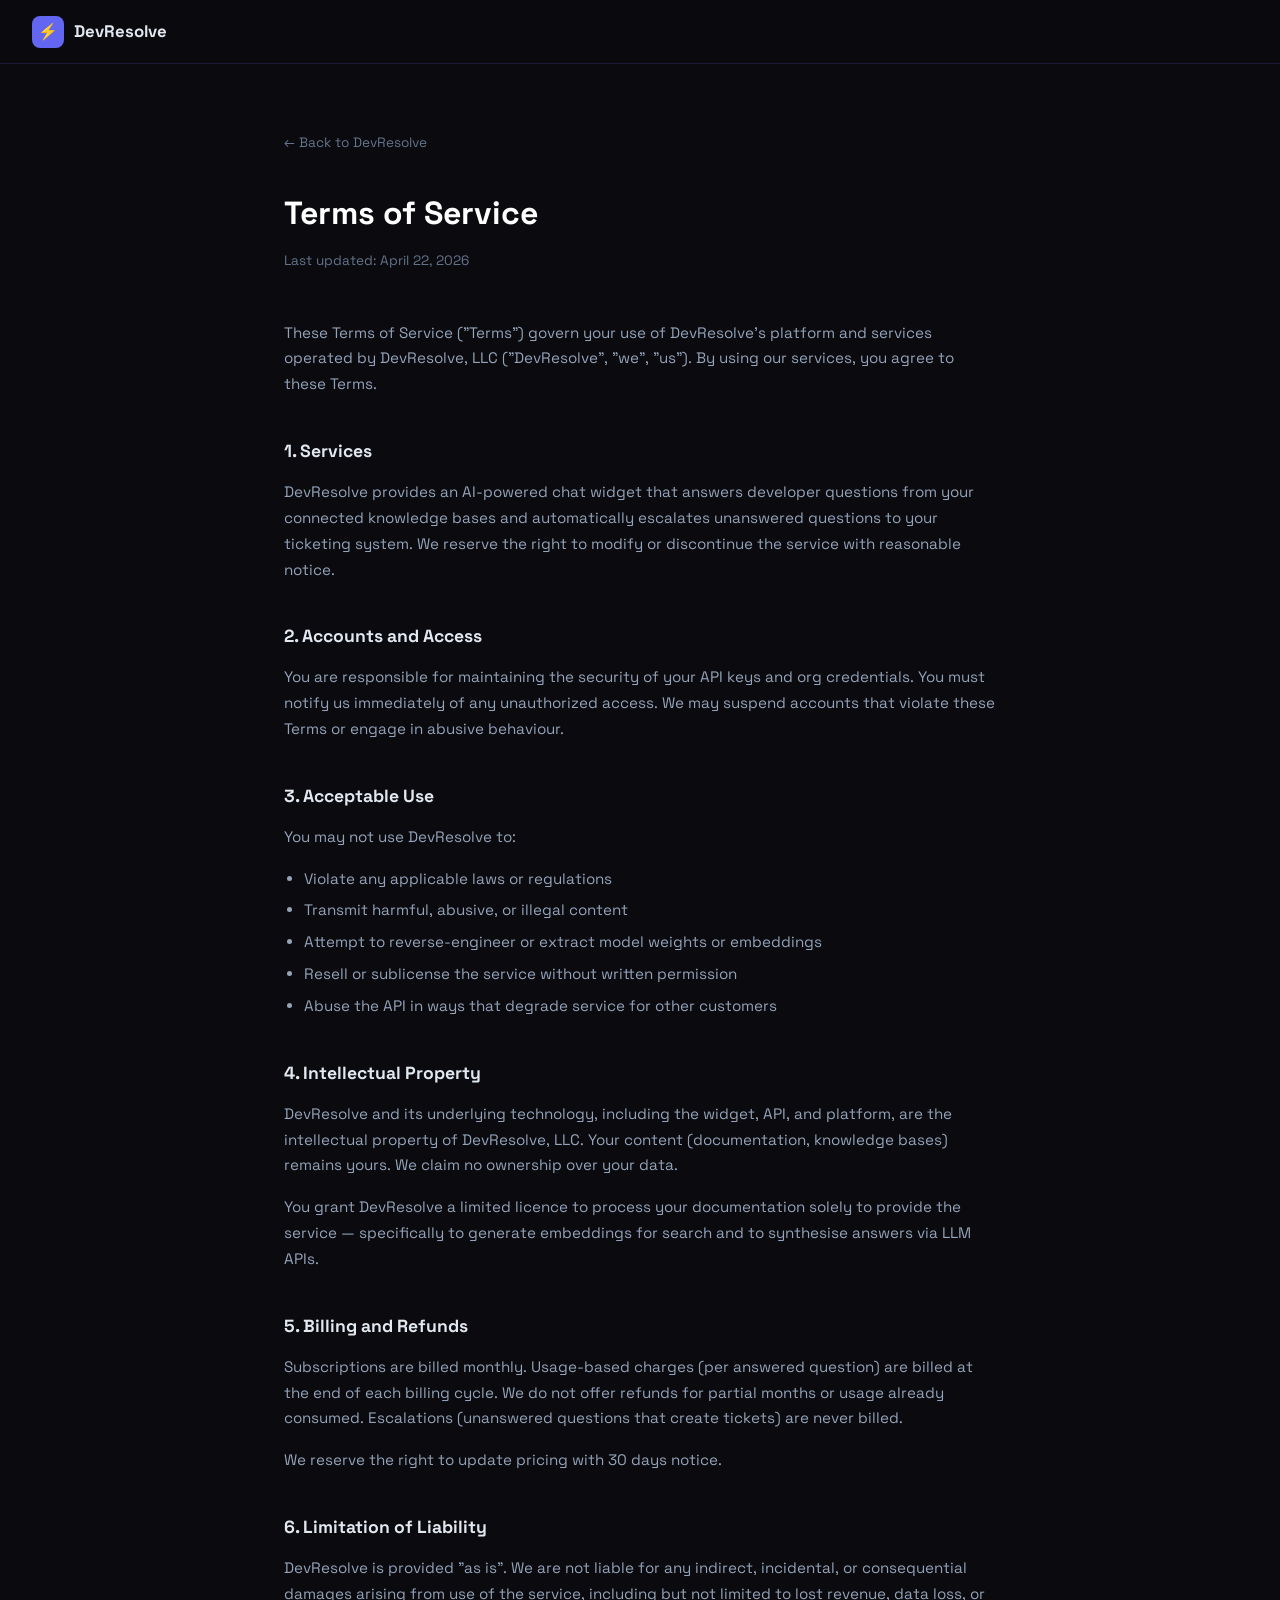
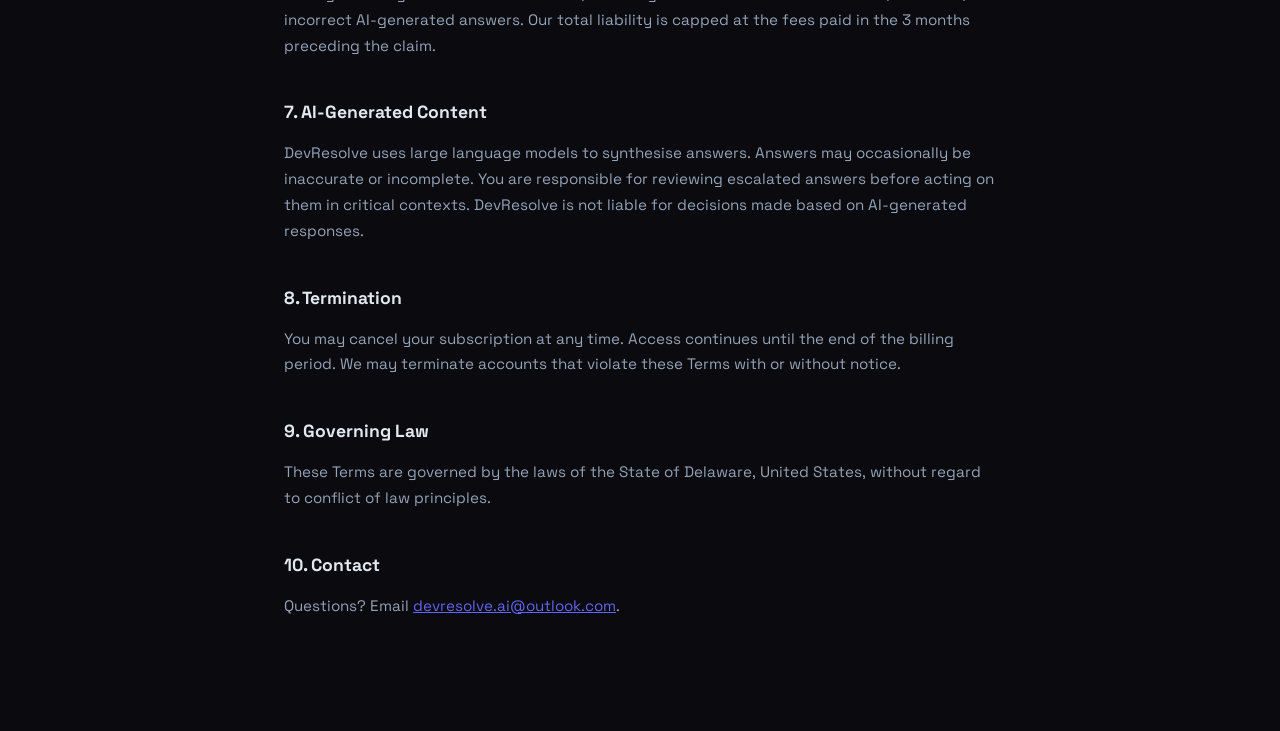
<file: devresolve-landing/terms.html>
<!DOCTYPE html>
<html lang="en">
<head>
  <meta charset="UTF-8"/>
  <meta name="viewport" content="width=device-width, initial-scale=1.0"/>
  <title>Terms of Service — DevResolve</title>
  <link href="https://fonts.googleapis.com/css2?family=Space+Grotesk:wght@400;500;600;700&display=swap" rel="stylesheet"/>
  <style>
    *,*::before,*::after{box-sizing:border-box;margin:0;padding:0}
    body{font-family:'Space Grotesk',sans-serif;background:#0a0a0f;color:#e2e8f0;line-height:1.7;-webkit-font-smoothing:antialiased}
    nav{position:sticky;top:0;z-index:100;display:flex;align-items:center;padding:0 32px;height:64px;background:rgba(10,10,15,0.92);border-bottom:1px solid rgba(99,102,241,0.18);backdrop-filter:blur(12px)}
    .nav-logo{display:flex;align-items:center;gap:10px;font-weight:700;font-size:1.05rem;color:#e2e8f0;text-decoration:none}
    .logo-mark{width:32px;height:32px;background:#6366f1;border-radius:8px;display:flex;align-items:center;justify-content:center;font-size:16px}
    .wrap{max-width:760px;margin:0 auto;padding:64px 24px 96px}
    h1{font-size:2rem;font-weight:700;color:#fff;margin-bottom:8px}
    .updated{color:#64748b;font-size:0.85rem;margin-bottom:48px}
    h2{font-size:1.1rem;font-weight:700;color:#e2e8f0;margin:40px 0 12px}
    p{color:#94a3b8;margin-bottom:16px;font-size:0.95rem}
    ul{color:#94a3b8;padding-left:20px;margin-bottom:16px;font-size:0.95rem}
    ul li{margin-bottom:6px}
    a{color:#6366f1}
    .back{display:inline-block;margin-bottom:32px;color:#64748b;font-size:0.85rem;text-decoration:none}
    .back:hover{color:#e2e8f0}
  </style>
</head>
<body>
  <nav>
    <a class="nav-logo" href="/">
      <span class="logo-mark">⚡</span>
      DevResolve
    </a>
  </nav>
  <div class="wrap">
    <a href="/" class="back">← Back to DevResolve</a>
    <h1>Terms of Service</h1>
    <p class="updated">Last updated: April 22, 2026</p>

    <p>These Terms of Service ("Terms") govern your use of DevResolve's platform and services operated by DevResolve, LLC ("DevResolve", "we", "us"). By using our services, you agree to these Terms.</p>

    <h2>1. Services</h2>
    <p>DevResolve provides an AI-powered chat widget that answers developer questions from your connected knowledge bases and automatically escalates unanswered questions to your ticketing system. We reserve the right to modify or discontinue the service with reasonable notice.</p>

    <h2>2. Accounts and Access</h2>
    <p>You are responsible for maintaining the security of your API keys and org credentials. You must notify us immediately of any unauthorized access. We may suspend accounts that violate these Terms or engage in abusive behaviour.</p>

    <h2>3. Acceptable Use</h2>
    <p>You may not use DevResolve to:</p>
    <ul>
      <li>Violate any applicable laws or regulations</li>
      <li>Transmit harmful, abusive, or illegal content</li>
      <li>Attempt to reverse-engineer or extract model weights or embeddings</li>
      <li>Resell or sublicense the service without written permission</li>
      <li>Abuse the API in ways that degrade service for other customers</li>
    </ul>

    <h2>4. Intellectual Property</h2>
    <p>DevResolve and its underlying technology, including the widget, API, and platform, are the intellectual property of DevResolve, LLC. Your content (documentation, knowledge bases) remains yours. We claim no ownership over your data.</p>
    <p>You grant DevResolve a limited licence to process your documentation solely to provide the service — specifically to generate embeddings for search and to synthesise answers via LLM APIs.</p>

    <h2>5. Billing and Refunds</h2>
    <p>Subscriptions are billed monthly. Usage-based charges (per answered question) are billed at the end of each billing cycle. We do not offer refunds for partial months or usage already consumed. Escalations (unanswered questions that create tickets) are never billed.</p>
    <p>We reserve the right to update pricing with 30 days notice.</p>

    <h2>6. Limitation of Liability</h2>
    <p>DevResolve is provided "as is". We are not liable for any indirect, incidental, or consequential damages arising from use of the service, including but not limited to lost revenue, data loss, or incorrect AI-generated answers. Our total liability is capped at the fees paid in the 3 months preceding the claim.</p>

    <h2>7. AI-Generated Content</h2>
    <p>DevResolve uses large language models to synthesise answers. Answers may occasionally be inaccurate or incomplete. You are responsible for reviewing escalated answers before acting on them in critical contexts. DevResolve is not liable for decisions made based on AI-generated responses.</p>

    <h2>8. Termination</h2>
    <p>You may cancel your subscription at any time. Access continues until the end of the billing period. We may terminate accounts that violate these Terms with or without notice.</p>

    <h2>9. Governing Law</h2>
    <p>These Terms are governed by the laws of the State of Delaware, United States, without regard to conflict of law principles.</p>

    <h2>10. Contact</h2>
    <p>Questions? Email <a href="mailto:devresolve.ai@outlook.com">devresolve.ai@outlook.com</a>.</p>
  </div>
</body>
</html>
</file>
